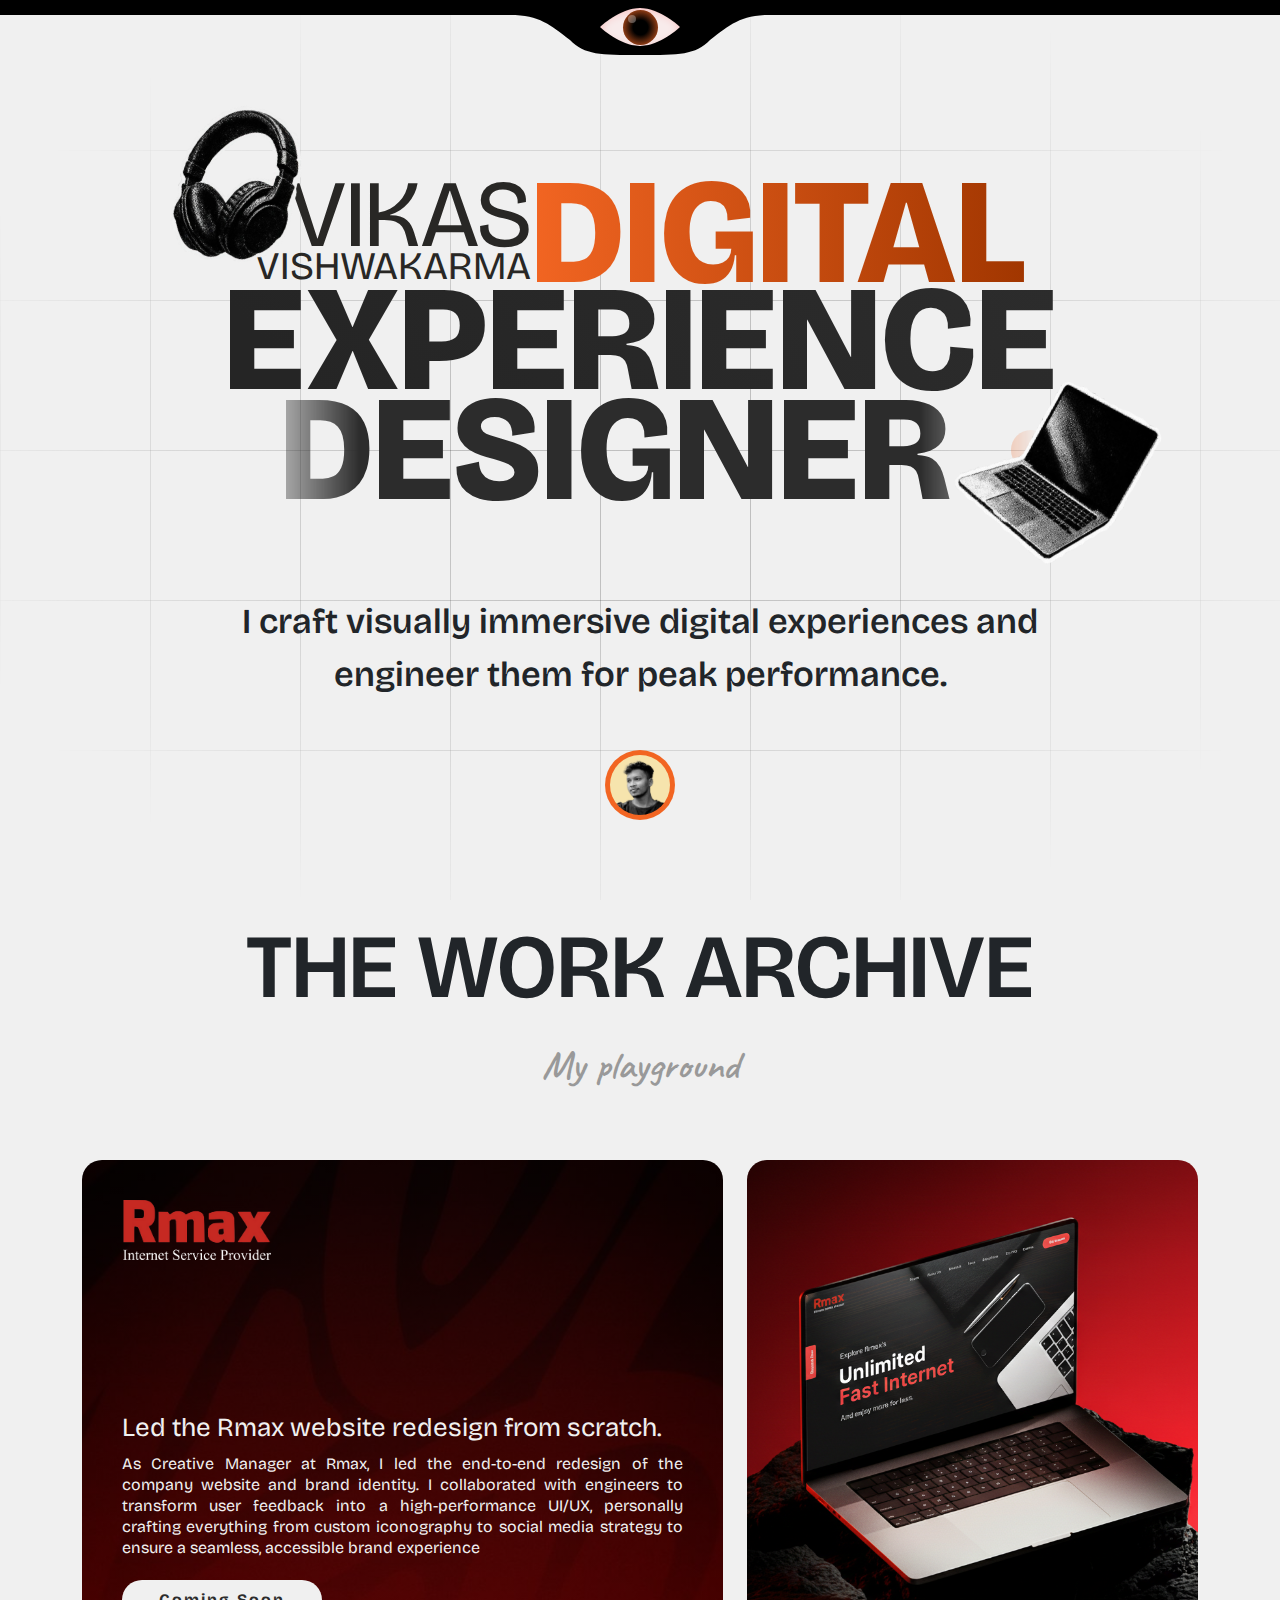
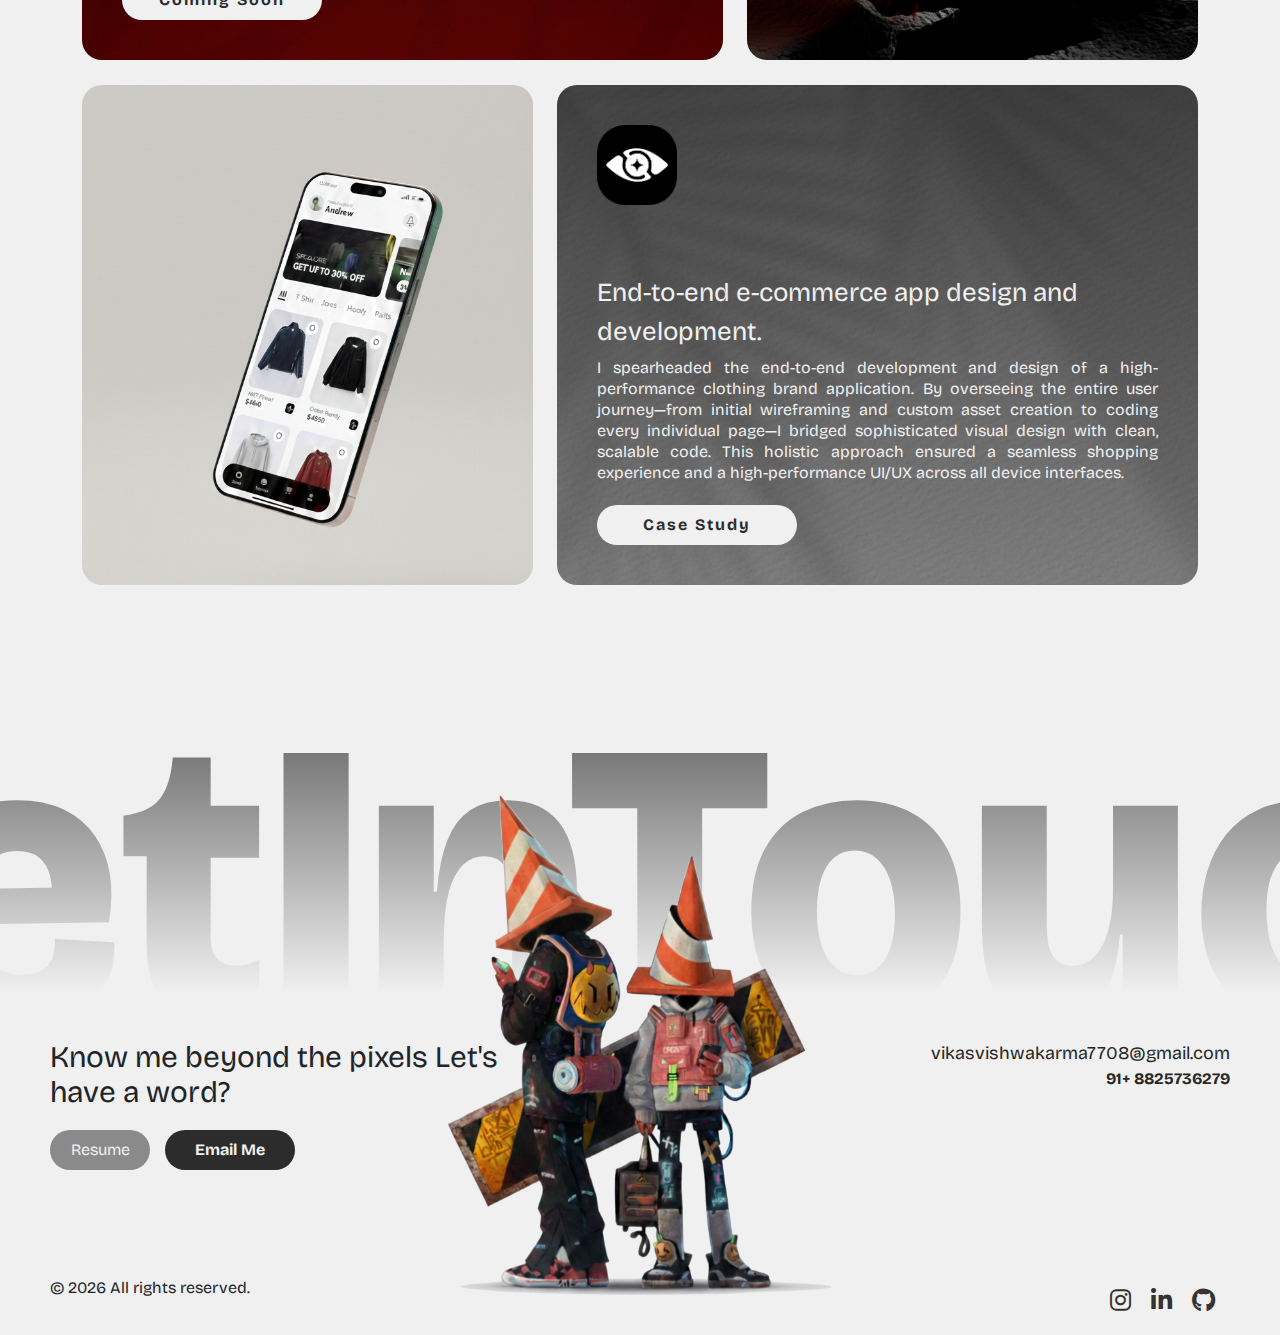
<file: index.html>
<!DOCTYPE html>
<html lang="en">
<head>
    <meta charset="UTF-8">
    <meta name="viewport" content="width=device-width, initial-scale=1.0">
    <title>New</title>
    <link rel="stylesheet" href="portfolionew.css">
    <link href="https://cdn.jsdelivr.net/npm/bootstrap@5.3.8/dist/css/bootstrap.min.css" rel="stylesheet">
    <link rel="stylesheet" href="https://cdnjs.cloudflare.com/ajax/libs/font-awesome/6.5.0/css/all.min.css">
    <script src="https://cdn.jsdelivr.net/npm/bootstrap@5.3.8/dist/js/bootstrap.bundle.min.js"></script>
    <link rel="preconnect" href="https://fonts.googleapis.com">
    <link rel="preconnect" href="https://fonts.gstatic.com" crossorigin>
    <link href="https://fonts.googleapis.com/css2?family=Bricolage+Grotesque:opsz,wght@12..96,200..800&display=swap" rel="stylesheet">
    <link rel="preconnect" href="https://fonts.googleapis.com">
    <link rel="preconnect" href="https://fonts.gstatic.com" crossorigin>
    <link href="https://fonts.googleapis.com/css2?family=Caveat:wght@400..700&display=swap" rel="stylesheet">
</head>
<body>

    <!-- gradient lines linear -->

    <div class="grid-container"></div>

    <!-- gradient lines linear -->

    <!-- navigation -->

    <nav>
        <div class="nav-line">
            <div class="navdrop">
                <div class="navdrop-box"> 
                    <div class="option"><a href="#">Work</a></div>
                    <div class="eye">
                        <div class="iris"></div>
                    </div>
                    <div class="option"><a href="#">Resume</a></div>
                </div>   
            </div>
        </div>
    </nav>

    <!-- navigation -->

    <!-- main heading of hero page -->

    <!-- first line -->

    <div class="container hero-heading">
        <div class="row">
            <div class="col-12 d-flex justify-content-center align-items-center">

                <div class="earphone-sticker-group">
                    <div class="earphone-sticker">
                        <img src="portimg/earphone.png" alt="earphone">
                    </div>
                    <div class="photo-card">
                        <img src="portimg/pilots.jpg" alt="21">
                    </div>
                </div>

                <div class="firstline">
                        <div class="name-group">
                            <div class="name">VIKAS</div>
                            <div class="lastname">VISHWAKARMA</div>
                        </div>
                        <div class="digital">DIGITAL</div>
                    </div>
                
            </div>
        </div>
    </div>

    <!-- first line -->

    <!-- secound line -->

    <div class="container lines">
        <div class="row">
            <div class="col-12">
                <div class="secoundline">
                    <div class="exp">EXPERIENCE</div>
                </div>
            </div>
        </div>
    </div>

    <!-- secound line -->

    <!-- third line -->

    <div class="container lines">
        <div class="row">
            <div class="col-12">

                <div class="thirdline">
                    <div class="roller">
                        <div class="word">DESIGNER<span></span></div>
                        <div class="word">DEVELOPER<span></span></div>
                        <div class="word">DESIGNER<span></span></div>
                        <div class="word">DEVELOPER</div>
                    </div> 
                </div>

                <div class="laptop-sticker-group">
                    <div class="laptop-sticker">
                        <img src="portimg/laptop.png" alt="earphone">
                    </div>
                    <div class="language-box">
                        <img src="portimg/insane.jpg" alt="himachal">
                        
                    </div>
                </div>

            </div>
        </div>
    </div>

    <!-- third line -->

    <!-- paragraph that clicks -->

    <div class="container paragraph">
        <div class="row">
            <div class="col-12">
                <div class="para-eng">I craft visually immersive digital experiences and engineer them for peak performance.</div>
            </div>
        </div>
    </div>

    <!-- paragraph that clicks -->

    <!-- message btton -->

    <div class="container message-button">
        <div class="row">
            <div class="col-12">
                <div class="msg-container">
                    <div class="profile-image">
                        <img src="portimg/pro.png" alt="profile">                  
                    </div>
                    <div class="msg-text"><span>Hey</span><br>
                        <div class="msg-name">I'm Vikas</div>
                    </div>
                    <div class="msg-icon"><i class="message fa-solid fa-message"></i></div>
                </div>
            </div>
        </div>
    </div>

    <!-- message btton -->

    <!-- work heading to start displaying work -->

    <div class="container">
        <div class="row">
            <div class="col-12">
                <div class="new-page-work">
                    <div class="new-work-txt"> The Work Archive </div>
                    <div class="new-work-txt-line2"> My playground</div>
                </div>
            </div>
        </div>
    </div>

    <!-- work heading to start displaying work -->

        <!-- work and projects -->

    <div class="container">

        <!-- Rmax work -->

        <div class="row">
            <div class="col-7 work-lines-container">
                <div class="work-lines">
                    <div class="work-header">
                        <img src="portimg/rmaxlogo.png" alt="">
                    </div>
                    <div class="work-bottom-para">
                        <div class="rmax-case-text">Led the Rmax website redesign from scratch.</div>
                        <div class="work-content">As Creative Manager at Rmax, I led the end-to-end redesign of the company website and brand identity. I collaborated with engineers to transform user feedback into a high-performance UI/UX, personally crafting everything from custom iconography to social media strategy to ensure a seamless, accessible brand experience</div>
                        <button class="work-case-study"> Coming Soon </button>
                    </div>
                </div>
            </div>
            <div class="col-5">
                <div class="screen-image">
                    <img src="portimg/rmaxmockup.png" alt="rmax">
                </div>
            </div>
        </div>

        <!-- Rmax work -->

        <!-- eye work -->

        <div class="row">
            <div class="col-5">
                <div class="screen-image">
                    <img src="portimg/phonemock.png" alt="rmax">
                </div>
            </div>
            <div class="col-7 work-lines-container">
                <div class="work-lines-eye">
                    <div class="work-header-eye">
                        <img src="portimg/applogo.png" alt="">
                    </div>
                    <div class="work-bottom-para">
                        <div class="rmax-case-text">End-to-end e-commerce app design and development.</div>
                        <div class="work-content">I spearheaded the end-to-end development and design of a high-performance clothing brand application. By overseeing the entire user journey—from initial wireframing and custom asset creation to coding every individual page—I bridged sophisticated visual design with clean, scalable code. This holistic approach ensured a seamless shopping experience and a high-performance UI/UX across all device interfaces.</div>
                        <a href="casestudy.html"><button class="work-case-study"> Case Study </button></a>
                    </div>
                </div>
            </div>
        </div>

        <!-- eye work -->

    </div>

    <!-- work and projects -->

    <!-- footer -->

    <div class="footer-box">

        <div class="footer-txt"> GetInTouch </div>

        <div class="footer-main-box">

            <!-- footer top left and right -->

            <div class="footer-top">
                <div class="footer-top-left">
                    <div class="footer-head">Know me beyond the pixels Let's have a word?</div>
                    <div class="bottom-set">
                        <button class="footer-resume">Resume</button>
                        <button class="footer-email">Email Me</button>
                    </div>
                </div>

                <div class="footer-top-right">
                    <div class="email-line"><a href="#">vikasvishwakarma7708@gmail.com</a></div>
                    <div class="phone-number">91+ 8825736279</div>
                </div>
            </div>

            <!-- footer top left and right -->

            <!-- footer bottom left and right -->

            <div class="footer-bottom">
                <div class="footer-bottom-left"><p>&copy; <span id="year"></span> All rights reserved.</p></div>
                <div class="footer-bottom-right">
                    <a href="https://www.instagram.com/blue.printweb/?next=%2F" target="" aria-label="Instagram">
                        <i class="footer-social fab fa-instagram"></i>
                    </a>

                    <a href="https://www.linkedin.com/in/vikas-vishwakarma-3a78282ab/" target="" aria-label="LinkedIn">
                        <i class=" footer-social fab fa-linkedin-in"></i>
                    </a>

                    <a href="https://github.com/VIKAS8207" target="" aria-label="GitHub">
                        <i class="footer-social fab fa-github"></i>
                    </a>
                </div>
            </div>

            <!-- footer bottom left and right -->
   
        </div>

        <!-- image and bottom lift -->

        <div class="cone">
            <img src="portimg/cone.png" alt="cone">
        </div>
        <div class="ground"></div>

        <!-- image and bottom lift -->
        
    </div>

    <!-- footer -->
    
        <script src="portfolio.js"></script>

</body>
</html>
</file>
<file: portfolionew.css>
*, *::before, *::after {
    margin: 0;
    padding: 0;
    box-sizing: border-box;
}
body {
    height: 100vh;
    width: 100%;
    background-color: #f0f0f0 !important;
    overflow-x: hidden;
}
html::-webkit-scrollbar,
body::-webkit-scrollbar {
    display: none !important;
}
html, body {
    scrollbar-width: none !important;
    -ms-overflow-style: none !important;
}
html {
    scroll-behavior: smooth;
}
a {
    text-decoration: none;
    color: inherit;
}

/* grid container lines */

.grid-container {
    position: absolute;
    top: 0;
    left: 0;
    z-index: -1;
    width: 100vw;
    height: 100vh;
    

    /* 1. Using repeating gradients for better scaling */
    background-image: 
        repeating-linear-gradient(to right, #33333340 0px, #33333343 1px, transparent 1px, transparent 150px),
        repeating-linear-gradient(to bottom, #33333340 0px, #33333343 1px, transparent 1px, transparent 150px);

    /* Apply this to your grid container */
    mask-image: radial-gradient(
        ellipse at center, 
        rgba(0,0,0,1) 0%, 
        rgba(0,0,0,1) 20%, 
        rgba(0,0,0,0) 80%);

    -webkit-mask-image: radial-gradient(
        ellipse at center, 
        rgba(0,0,0,1) 0%, 
        rgba(0,0,0,1) 20%, 
        rgba(0,0,0,0) 80%);
}

/* grid container lines */

/* doted */

.doted{
    position: absolute; 
    top: 135rem; 
    left: 0;
    width: 100vw;
    height: 100vh;
    z-index: -2;      
    background-color: #f0f0f0; 
    background-image: radial-gradient(#161616 2px, transparent 2px);
    background-size: 40px 40px;
    opacity: 0.3;
    mask-image: radial-gradient(
        ellipse at center, 
        rgba(0,0,0,1) 0%, 
        rgba(0,0,0,1) 20%, 
        rgba(0,0,0,0) 80%);
    -webkit-mask-image: radial-gradient(
        ellipse at center, 
        rgba(0,0,0,1) 0%, 
        rgba(0,0,0,1) 20%, 
        rgba(0,0,0,0) 80%);
}

/* doted */

/* navigation */

.nav-line {
    position: fixed;
    top: 0px;
    width: 100%;
    height: 15px;
    background-color: black;
    display: flex;
    justify-content: center;
    align-items: center;
    z-index: 2;
}
.navdrop {
    position: absolute;
    top: 0px; 
    width: 800px;
    height: 100px; 
    background-color: black;
    cursor:default;
    display: flex;
    justify-content: center;
    align-items: flex-start;
    font-size: 30px;
    clip-path: path('M 0,0 L 800,0 L 800,15 L 530,15 C 500,15 490,25 470,40 C 455,55 440,55 400,55 C 360,55 345,55 330,40 C 310,25 300,15 270,15 L 0,15 Z');
    transition: all 0.5s cubic-bezier(0.34, 1.56, 0.64, 1);
    
}
.navdrop:hover{
    clip-path: path('M 0,0 L 800,0 L 800,15 L 630,15 C 600,15 590,25 570,40 C 555,55 540,55 400,55 C 260,55 245,55 230,40 C 210,25 200,15 170,15 L 0,15 Z');
}
.navdrop-box{
    width: 280px;
    display: flex;
    justify-content: space-between;
    align-items: center;
}
.option{
    margin-top: 10px;
    display: flex;
    align-items: center;
    justify-content: center;
    width: 80px;
    opacity: 0;
    transform: translateY(-30px);
    transition: all 0.5s cubic-bezier(0.34, 1.56, 0.64, 1),  opacity 0.4s ease;
}
.navdrop:hover .option{
    transform: translateY(0px);
    opacity: 1;
}
.option a{
    text-transform: uppercase;
    letter-spacing: 1.5px;
    color: #bdbdbd;
    font-size: 16px;
    font-weight: bold;
    text-decoration: none;
    transition: all 0.4s ease;
}
.option:hover a{
    color: #F4F4F4;
}
.eye{
    width: 80px;
    height: 38px;
    background-color: #f8ebeb;
    margin-top: 8px;
    border-radius: 50%;
    position: relative;
    display: flex;
    justify-content: center;
    align-items: center;
    overflow: hidden;
    box-shadow: inset 0 2px 10px rgba(255, 36, 36, 0.246);

    clip-path: path('M 0,19 C 0,19 20,0 40,0 C 60,0 80,19 80,19 C 80,19 60,38 40,38 C 20,38 0,19 0,19 Z');
}
.iris{
    width: 35px;
    height: 35px;
    background: radial-gradient(circle, #000 30%, #F26522 100%);
    border-radius: 50%;
    position: absolute;
}
.iris::after{
    content: '';
    position: absolute;
    top: 5px;
    left: 5px;
    width: 8px;
    height: 8px;
    background: rgba(255,255,255,0.3);
    border-radius: 50%;
}

/* navigation */

/* main heading of hero page */

    /* first line */

.hero-heading{
    width: 100%;
    margin-top: 180px;
    display: flex;
    align-items: center;
    justify-content: center;
}
.earphone-sticker-group{
    position: relative;
}
.earphone-sticker{
    position: absolute;
    top: -8rem;
    left: -4.8rem;
    width: 120px;
    height: 160px;
    transform: rotate(15deg);
    transition: all 0.5s cubic-bezier(0.34, 1.56, 0.64, 1);
    cursor: pointer;
}
.earphone-sticker img{
    width: 120px;
    height: 160px;
}
.photo-card {
    position: absolute;
    bottom: 0;
    left: 50%;
    width: 200px;
    height: 250px;
    padding: 12px 12px 40px 12px;
    background-color: white;
    box-shadow: 0 10px 30px rgba(0,0,0,0.5);
    box-sizing: border-box;
    z-index: 1;
    opacity: 0;
    transform: translateX(-30%) translateY(130px) scale(0.5) translateY(0);
    transition: all 0.5s cubic-bezier(0.34, 1.56, 0.64, 1);
    pointer-events: none;
}
.photo-card img {
    width: 100%;
    height: 100%;
    object-fit: cover;
    border: 1px solid #ddd;
}
.photo-text{
    display: flex;
    justify-content: center;
    width: 100%;
    font-family: "Caveat", cursive;
    color: #4b4b4b;
    font-size: 25px;
    font-weight: 400;
    line-height: 20px;
    padding-top: 5px;
}
.earphone-sticker:hover  {
    transform: rotate(0deg) scale(1.1);
}
.earphone-sticker-group:hover .photo-card {
    opacity: 1;
    transform: translateX(-150%) translateY(180px) rotate(-5deg);
}
.firstline{
    display: flex;
    justify-content: center;
    align-items: center;
}
.name-group{
    display: flex;
    flex-direction: column;
    text-align: end;
}
.name{
    font-family: "Bricolage Grotesque", sans-serif;
    font-size: 95px;
    text-align: right;
    line-height: 68px;
    color: #282725;
}
.lastname{
    font-family: "Bricolage Grotesque", sans-serif;
    text-align: right;
    font-size: 39px;
    line-height: 35px;
    color: #282725;
}
.digital{
    font-family: "Bricolage Grotesque", sans-serif;
    text-align: left;
    font-size: 150px;
    font-weight: 900;
    line-height: 105px;
    background: linear-gradient(to right, #F26522 0%, #a13600 100%);
    -webkit-background-clip: text;
    background-clip: text;
    color: transparent;
}

    /* first line */

    /* secound line */

.lines{
    width: 100%;
    display: flex;
    align-items: center;
    justify-content: center;
}
.exp{
    font-family: "Bricolage Grotesque", sans-serif;
    font-weight: 900;
    font-size: 150px;
    line-height: 110px;
    background: linear-gradient(45deg, #252525 10%, #2C2C2C 100%);
    -webkit-background-clip: text;
    background-clip: text;
    color: transparent;
}

    /* secound line */

    /* third line */

.thirdline {
    height: 110px;
    width: 800px; 
    overflow: hidden;
    display: flex;
    align-items: center;
    background: transparent;
    mask-image: linear-gradient(to right, transparent, black 15%, black 85%, transparent);
    -webkit-mask-image: linear-gradient(to right, transparent, black 15%, black 85%, transparent);
}
.roller {
    display: flex;
    flex-direction: row;
    white-space: nowrap;
    width: max-content;
    will-change: transform;
    animation: bounce-slide 30s ease-in-out infinite alternate;
    animation-play-state: paused; 
}
.word {
    font-family: "Bricolage Grotesque", sans-serif;
    font-size: 150px;
    font-weight: 900;
    display: flex;
    align-items: center;
    line-height: 110px;
    padding: 0 40px;
    flex-shrink: 0; 
    color: #2C2C2C;
}
.word span {
    display: inline-block;
    width: 40px;
    height: 40px;
    border-radius: 50%;
    background-color: #F26522;
    margin-left: 60px;
}
@keyframes bounce-slide {
    0% {
        transform: translateX(0);
    }
    100% {
        transform: translateX(calc(-100% + 800px));
    }
}
.laptop-sticker-group{
    position: relative;
    display: flex;
    justify-content: end;
    align-items: center;
}
.laptop-sticker{
    position: absolute;
    width: 150px;
    height: 150px;
    right: -5rem;
    top: -8rem;
    transform: rotate(20deg);
    transition: all 0.5s cubic-bezier(0.34, 1.56, 0.64, 1);
}
.laptop-sticker img{
    width: 180px;
    height: 180px;
    cursor: pointer;
}
.language-box {
    position: absolute;
    bottom: 0;
    left: 50%;
    width: 200px;
    height: 250px;
    padding: 12px 12px 40px 12px;
    background-color: white;
    box-shadow: 0 10px 30px rgba(0,0,0,0.5);
    box-sizing: border-box;
    z-index: 1;
    opacity: 0;
    transform: translateX(180%) translateY(80px) scale(0.5) translateY(0);
    transition: all 0.5s cubic-bezier(0.34, 1.56, 0.64, 1);
    pointer-events: none;
}
.language-box img {
    width: 100%;
    height: 100%;
    object-fit: cover;
    border: 1px solid #ddd;
}
.laptop-sticker:hover  {
    transform: rotate(0deg) scale(1.1);
}
.laptop-sticker-group:hover .language-box {
    opacity: 1;
    transform: translateX(270%) translateY(-120px) rotate(-5deg);
}

    /* third line */

/* paragraph that clicks */

.paragraph{
    display: flex;
    justify-content: center;
    align-items: center;
    margin-top: 90px;
}
.para-eng{
    width: 800px;
    font-family: "Bricolage Grotesque", sans-serif;
    font-size: 35px;
    font-weight: 560;
    text-align: center;
}

/* paragraph that clicks */

/* message button */

.message-button{
    margin-top: 50px ;
    display: flex;
    justify-content: center;
    align-items: center;
}

.msg-container{
    width: 70px;
    height: 70px;
    border-radius: 50px;
    background-color: #F26522;
    padding: 5px 5px;
    display: flex;
    justify-content: space-between;
    align-items: center;
    cursor: pointer;
    transition: all 0.5s cubic-bezier(0.45, 0, 0.55, 1); 
}
.profile-image{
    width: 60px;
    height: 60px;
    border-radius: 50%;
    overflow: hidden;
    flex-shrink: 0;
}
.profile-image img{
    width: 100%;
    height: 100%;
    object-fit: cover;
    object-position: center;
}
.msg-text{
    color: rgb(145, 145, 145);
    line-height: 20px;
    opacity: 0;
    pointer-events: none; 
    transition: all 0.5s cubic-bezier(0.34, 1.56, 0.64, 1);
    white-space: nowrap; 
    transform: translateX(10px);
}
.msg-name{
    color: white;
}
.msg-icon{
    width: 60px;
    height: 60px;
    border-radius: 50%;
    display: flex;
    justify-content: center;
    align-items: center;
    background-color: white;
    opacity: 0;
    transform: translateX(-120px);
    transition: all 0.5s cubic-bezier(0.34, 1.56, 0.64, 1); 
}
.message{
    font-size: 30px;
    color: #F26522;
}

    /* message button hover */

    .msg-container:hover{
        width: 300px;
        background-color: #000;
    }
    .msg-container:hover .msg-icon{
        opacity: 1;
        transform: translateX(0px);
    }
    .msg-container:hover .msg-text{
        opacity: 1;
        transform: translateX(-33px);
    }

    /* message button hover */


/* message button */

/* work heading to start displaying work */

.new-page-work{
    display: flex;
    flex-direction: column;
    justify-content: center;
    align-items: center;
    font-family: "Bricolage Grotesque", sans-serif;
}
.new-work-txt{
    text-transform: uppercase;
    margin-top: 80px;
    font-size: 90px;
    font-weight: 600;
}
.new-work-txt-line2{
    font-family: "Caveat", cursive;
    color: #999999;
    font-size: 40px;
    font-weight: 600;
    margin-bottom: 40px;

}

/* work heading to start displaying work */

/* work and projects */

.screen-image{
    width: 100%;
    height: 500px;
    border-radius: 20px;
    margin-top: 25px;
    overflow: hidden;
}
.screen-image img{
    width: 100%;
    height: 100%;
    object-fit: cover;
    object-position: center;
}
.work-lines-container{
    display: flex;
    justify-content: center;
    align-items: end;
}
.rmax-case-text{ 
    margin-top: 10px;
    font-size: 26px;
    text-align: start;
    color: #F0F0F0;
}
.work-content{
    margin-top: 6px;
    text-align: justify;
    line-height: 21px;
    color: #F0F0F0;
}
.work-case-study a{
    text-decoration: none;
    color: #F0F0F0;
}
.work-case-study{
    width: 200px;
    margin-top: 22px;
    background-color: #F0F0F0;
    border: none;
    border-radius: 50px;
    padding: 8px 15px;
    color: #2C2C2C;
    letter-spacing: 2px;
    font-size: 16px;
    font-weight: 700;
}

/* Rmax work */

.work-lines{
    position: relative;
    background: linear-gradient(rgba(0, 0, 0, 0.7), rgba(0, 0, 0, 0.486)), 
                url("portimg/rmaxbg.jpg"); 
    background-size: cover;
    background-position: center;
    height: 500px;
    display: flex;
    flex-direction: column;
    justify-content: space-between;
    align-items: start;
    font-family: "Bricolage Grotesque", sans-serif;
    padding: 40px;
    border-radius: 20px;
    overflow: hidden;
}
.work-header{
    width: 150px;
    height: 60px;
}
.work-header img{
    width: 100%;
    height: 100%;
    object-fit: contain;
    object-position: center;
}

/* Rmax work */

/* eye work */

.work-lines-eye{
    position: relative;
    background: linear-gradient(rgba(0, 0, 0, 0.7), rgba(0, 0, 0, 0.486)), 
                url("portimg/eyebg.jpg"); 
    background-size: cover;
    height: 500px;
    display: flex;
    flex-direction: column;
    justify-content: space-between;
    align-items: start;
    font-family: "Bricolage Grotesque", sans-serif;
    padding: 40px;
    border-radius: 20px;
    overflow: hidden;
}
.work-header-eye{
    width: 80px;
    height: 80px;
}
.work-header-eye img{
    width: 100%;
    height: 100%;
    object-fit: contain;
    object-position: center;
}

/* eye work */
/* work and projects */

/* work in companys */

.worked-hear-container{
    display: flex;
    flex-direction: column;
    justify-content: center;
    align-items: center;
}
.level-up{
    font-family: "Caveat", cursive;
    color: #999999;
    font-size: 40px;
    font-weight: 600;
    margin-top: 150px;
}
.level-up-main{
    font-family: "Bricolage Grotesque", sans-serif;
    text-transform: uppercase;
    font-size: 90px;
    font-weight: 600;
}

/* work in companys */

/* file */

.file-display-tile{
    position: relative;
    top: -300px;
    height: 600px;
    overflow: hidden ;
    font-family: "Bricolage Grotesque", sans-serif;
    z-index: 1;
}
.file-container{
    position: relative;
    width: 100%;
    top: 410px;
    max-width: 800px;
    margin: 20px auto;
    height: 500px; 
}

/* files individual */

.shadow-layer {
    position: absolute;
    width: 100%;
    filter: drop-shadow(0px -3px 3px rgba(0, 0, 0, 0.2));
}
.file-info, .file-rmax {
    width: 100%;
    height: 300px;
    padding: 10px;
    display: flex;
    transition: all 0.5s cubic-bezier(0.34, 1.56, 0.64, 1);
    cursor: pointer;
}
.file-info { 
    position: relative;
    background: linear-gradient(rgb(217, 244, 255) 0%, rgb(108, 206, 245) 100%);
    clip-path: url(#fileShapeDesktop); 
}
.file-rmax { 
    position: relative;
    background: linear-gradient(rgb(255, 216, 216) 0%, rgb(255, 116, 116) 100%); 
    clip-path: url(#fileShapeInverted); 
}
.layer-1 { z-index: 1; top: 0px; }
.layer-2 { z-index: 5; top: 65px; }

.file-info:hover{
    transform: translateY(-20px);
}
.file-rmax:hover{
    transform: translateY(-20px); 
}
.infosys-info{
    position: absolute;
    font-size: 25px;
    left: 60px;
}
.infosys-content{
    margin-top: 2px;
    font-size: 20px;
}
.rmax-info{
    text-align: right;
    position: absolute;
    font-size: 25px;
    right: 70px;
}
.info-main{
    color: #3781C2;
    font-weight: bold;
}
.rmax-main{
    color: #C62922;
    font-weight: bold;
}
.sticky-infy{
    position: relative;
    z-index: -1;
    transform: translateY(-320px) scale(0.7);
    transition: all 0.5s cubic-bezier(0.34, 1.56, 0.64, 1);
}
.sticky-note-infy{
    position: absolute;
    width: 300px;
    height: 300px;
    background: linear-gradient(rgb(88, 199, 243) 15%, rgb(176, 233, 255) 0%);
    padding: 30px 10px 10px 10px;
    display: flex;
    justify-content: center;
    align-items: center;
    text-align: center;
    line-height: 18px;
    font-weight: 600;
    transform:  translateX(200px)rotate(10deg);
    z-index: -3;
}
.infy-sticker{
    width: 240px;
    height: 140px;
    transform:  translateX(470px) translateY(-10px) rotate(-20deg);
}
.infy-sticker img {
    width: 100%;
    height: 100%;
    object-fit: contain;
    object-position: center;
}
.file-info:hover + .sticky-infy{
    transform: translateY(-580px) scale(1.1);
}
.sticky-max{
    position: relative;
    transform: translateY(-320px) scale(0.7);
    transition: all 0.5s cubic-bezier(0.34, 1.56, 0.64, 1);
    z-index: -1;
}
.sticky-note-max{
    position: absolute;
    width: 300px;
    height: 300px;
    background: linear-gradient(rgb(247, 77, 77) 15%, rgb(255, 158, 158) 0%);
    padding: 50px 15px 10px 15px;
    display: flex;
    justify-content: center;
    align-items: center;
    text-align: center;
    line-height: 18px;
    font-weight: 500;
    transform: translateX(600px) rotate(-10deg);
    z-index: -3;
}
.max-sticker{
    width: 190px;
    height: 150px;
    transform: translateX(430px) rotate(10deg);
}
.max-sticker img{
    width: 100%;
    height: 100%;
    object-fit: contain;
    object-position: center;
}
.file-rmax:hover + .sticky-max{
    transform: translateX(-300px) translateY(-580px) scale(1.1);
}
.sticky-note-infy::before, .sticky-note-max::before {
    content: "";
    position: absolute;
    top: -10px;
    left: 50%;
    transform: translateX(-50%) rotate(-3deg);
    width: 150px;
    height: 30px;
    background: rgba(255, 255, 255, 0.35);
    backdrop-filter: blur(3px);
    -webkit-backdrop-filter: blur(3px);
    border: 1px solid rgba(255, 255, 255, 0.2);
    z-index: 5;
}

/* files individual */
/* file */

/* footer */

.footer-box{
    position: relative;
    width: 100%;
    height: 750px;
    display: flex;
    justify-content: center;
    align-items: center;
    overflow: hidden;
}
.footer-txt{
    position: absolute;
    font-family: "Bricolage Grotesque", sans-serif;
    font-size: 400px;
    font-weight: 900;
    top: 0;
    background: linear-gradient(to bottom, #252525 0%, #f0f0f0 68%);
    -webkit-background-clip: text;
    background-clip: text;
    color: transparent;
    pointer-events: none;
}
.footer-main-box{
    position: relative;
    padding: 55px 50px 30px 50px;
    width: 100%;
    height: 350px;
    bottom: -50%;
    transform: translateY(-50%);
    z-index: 5;  
}

/* footer top left and right */

.footer-top{
    width: 100%;
    display: flex;
    justify-content: space-between;
}
.footer-head{
    width: 500px;
    font-family: "Bricolage Grotesque", sans-serif;
    line-height: 35px;
    font-size: 30px;
}
.bottom-set{
    margin-top: 20px;
}
.footer-resume{
    width: 100px;
    border: none;
    font-family: "Bricolage Grotesque", sans-serif;
    background-color: #2c2c2c85;
    color: #F0F0F0;
    border-radius: 50px;
    height: 40px;
    margin-right: 10px;
}
.footer-email{
    width: 130px;
    border: none;
    font-family: "Bricolage Grotesque", sans-serif;
    background-color: #2C2C2C;
    color: #F0F0F0;
    border-radius: 50px;
    height: 40px;
    font-weight: 700;
}
.footer-top-right{
    text-align: end;
}
.email-line a{
    text-decoration: none;
    color: #282725;
    font-family: "Bricolage Grotesque", sans-serif;
    font-size: 18px
}
.phone-number{
    color: #282725;
    font-size: 16px;
    font-weight: 700;
    pointer-events: none;
    font-family: "Bricolage Grotesque", sans-serif;
}

/* footer top left and right */

/* footer bottom left and right */

.footer-bottom{
    display: flex;
    height: 55%;
    align-items: end;
    justify-content: space-between;
}

.footer-bottom-right a{
    text-decoration: none;
}
.footer-bottom-left p{
    font-family: "Bricolage Grotesque", sans-serif;
}
.footer-social{
  font-size: 24px;
  margin-right: 15px;
  color: #333; 
  transition: all 0.3s ease;
}

/* footer bottom left and right */

/* image and bottom lift */

.cone{
    position: absolute;
    width: 450px;
    height: 500px;
    bottom: 40px;
    overflow: hidden;
    z-index: 2;
}
.cone img{
    width: 100%;
    height: 100%;
    object-fit: contain;
    object-position: center;
}
.ground{
    position: absolute;
    width: 100%;
    height: 50px;
    background-color: #F0F0F0;
    bottom: 0;
    z-index: 1;
}

/* image and bottom lift */
/* footer */







                                                                                                                                 /* respnsive */


@media (min-width:1025px) and (max-width:1440px){
    *{
    margin: 0;
    padding: 0;
    box-sizing: 0;
}
}
@media (min-width:997px) and (max-width:1024px){
   
}
@media (min-width:576px) and (max-width:996px){
 
}
@media (max-width:575px){
  

}
</file>
